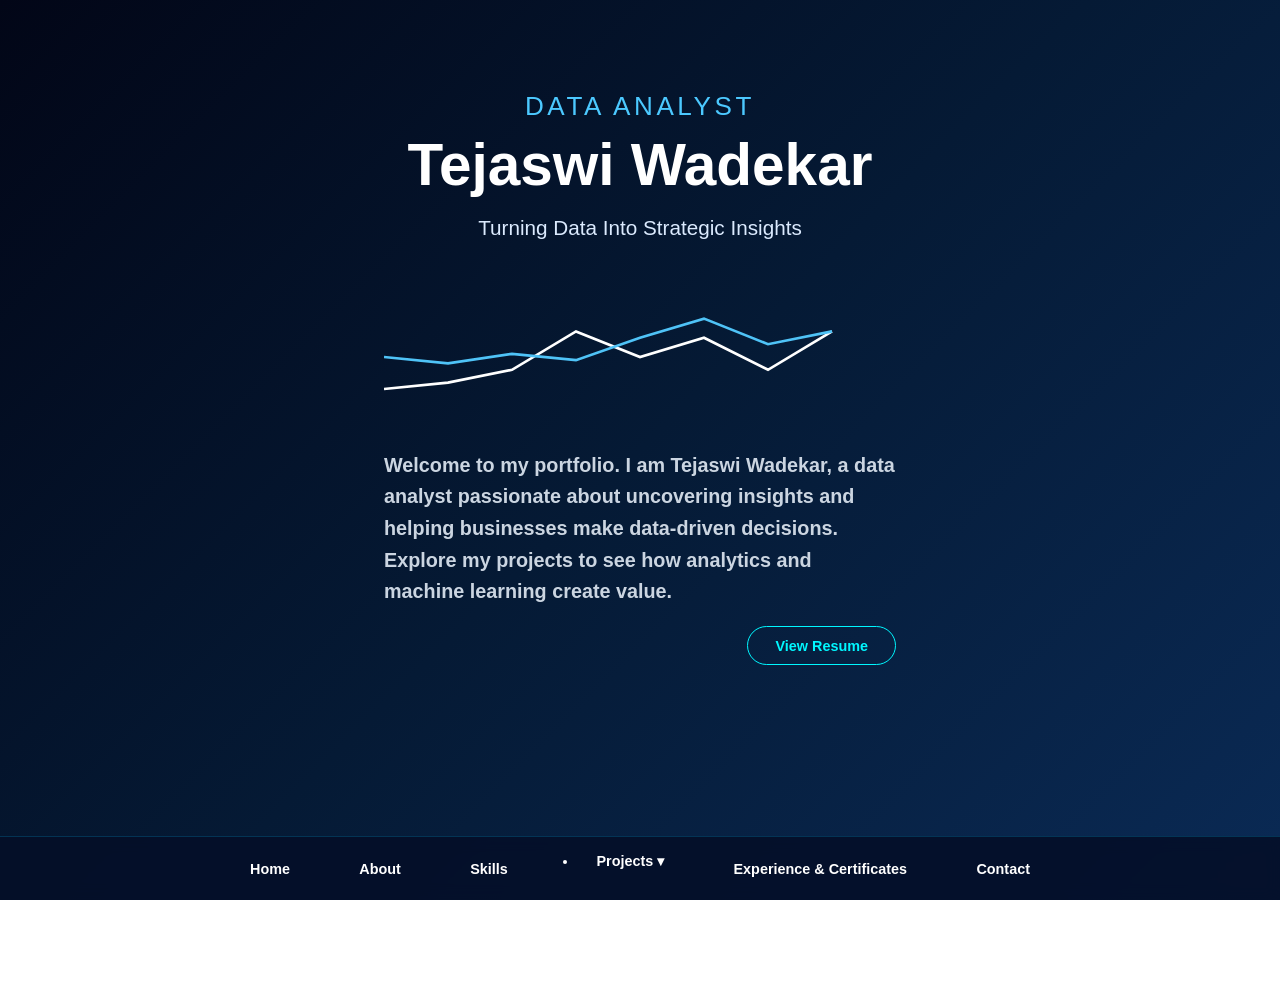
<file: index.html>
<!DOCTYPE html>
<html lang="en">
<head>

<meta charset="UTF-8">
<meta name="viewport" content="width=device-width, initial-scale=1.0">

<title>Tejaswi Wadekar | Data Analyst</title>

<link rel="stylesheet" href="style.css">


</head>

<body class="home-page">

<section class="hero">

<div class="hero-content">

<p class="role">DATA ANALYST</p>

<h1>Tejaswi Wadekar</h1>

<h3>Turning Data Into Strategic Insights</h3>

</div>

<div class="chart">

<svg viewBox="0 0 800 200">


<!-- white graph -->

<polyline
class="line-white"
points="0,150 100,140 200,120 300,60 400,100 500,70 600,120 700,60"
/>

<!-- blue graph -->

<polyline
class="line-blue"
points="0,100 100,110 200,95 300,105 400,70 500,40 600,80 700,60"
/>

</svg>

<p class="intro">
<b>Welcome to my portfolio. I am Tejaswi Wadekar, a data analyst passionate about uncovering insights and helping businesses make data-driven decisions. Explore my projects to see how analytics and machine learning create value.</b>
</p>
<a href="https://drive.google.com/file/d/1v80BU0fefYOUfwpvE-dioxhCm_vzJSa3/view?usp=drivesdk" class="resume-btn">View Resume</a>

</div></section>


<nav class="bottom-navbar">

<a href="index.html">Home</a>
<a href="about.html">About</a>
<a href="skills.html">Skills</a>
<li class="dropdown">
    <a href="#">Projects ▾</a>

    <ul class="dropdown-menu">
        <li><a href="project_customer.html">Customer Shopping Behaviour</a></li>
        <li><a href="project_car.html">Car Price Prediction</a></li>
        <li><a href="heart_project.html">Heart Disease Prediction</a></li>
    </ul>
</li>
<a href="experience.html">Experience & Certificates</a>
<a href="contact.html">Contact</a>

</nav>



</body>
</html>
</file>
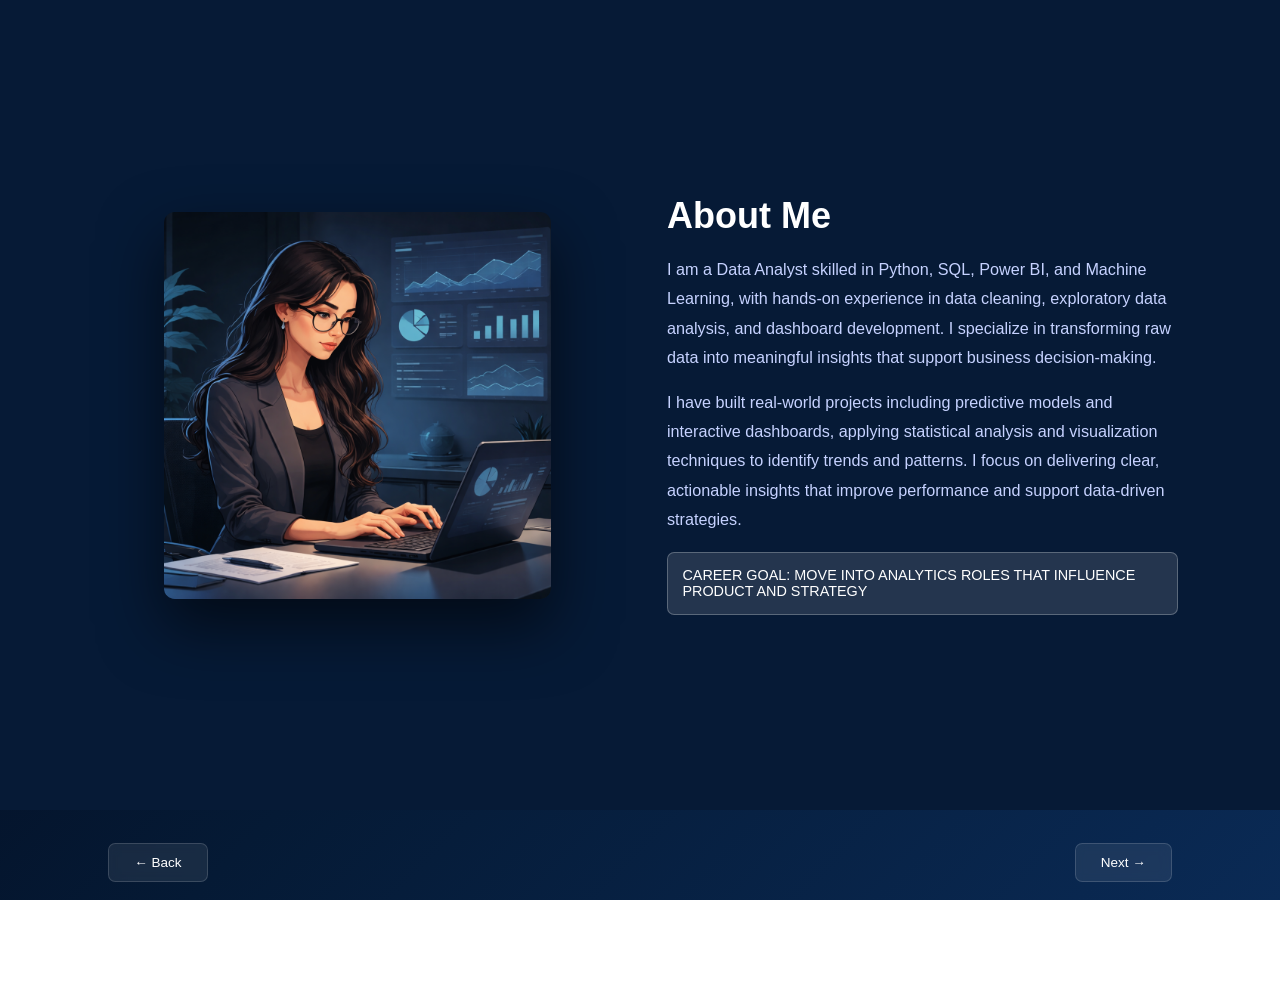
<file: about.html>
<!DOCTYPE html>
<html lang="en">

<head>

<meta charset="UTF-8">
<meta name="viewport" content="width=device-width, initial-scale=1.0">

<title>About | Tejaswi Wadekar</title>

<link rel="stylesheet" href="style.css">

</head>

<body>

<section class="about-section">


<div class="about-container">


<div class="about-image">

<img src="images/about.png" alt="Data Analyst Illustration">

</div>


<div class="about-content">

<h1>About Me</h1>


<p>

I am a Data Analyst skilled in Python, SQL, Power BI, and Machine Learning,
with hands-on experience in data cleaning, exploratory data analysis,
and dashboard development. I specialize in transforming raw data
into meaningful insights that support business decision-making.

</p>


<p>

I have built real-world projects including predictive models
and interactive dashboards, applying statistical analysis
and visualization techniques to identify trends and patterns.

I focus on delivering clear, actionable insights that improve
performance and support data-driven strategies.

</p>


<div class="career-box">

CAREER GOAL: MOVE INTO ANALYTICS ROLES THAT INFLUENCE PRODUCT AND STRATEGY

</div>

<div class="page-navigation">
    <a href="index.html" class="nav-btn" id="backBtn">← Back</a>
    <a href="skills.html" class="nav-btn" id="nextBtn">Next →</a>
</div></section>


<script id="kbdnav">
document.addEventListener("keydown", function(event){

    if(event.key === "ArrowRight"){
        const next = document.getElementById("nextBtn");
        if(next){
            window.location.href = next.href;
        }
    }

    if(event.key === "ArrowLeft"){
        const back = document.getElementById("backBtn");
        if(back){
            window.location.href = back.href;
        }
    }

});
</script>
</body>
</html>
</file>
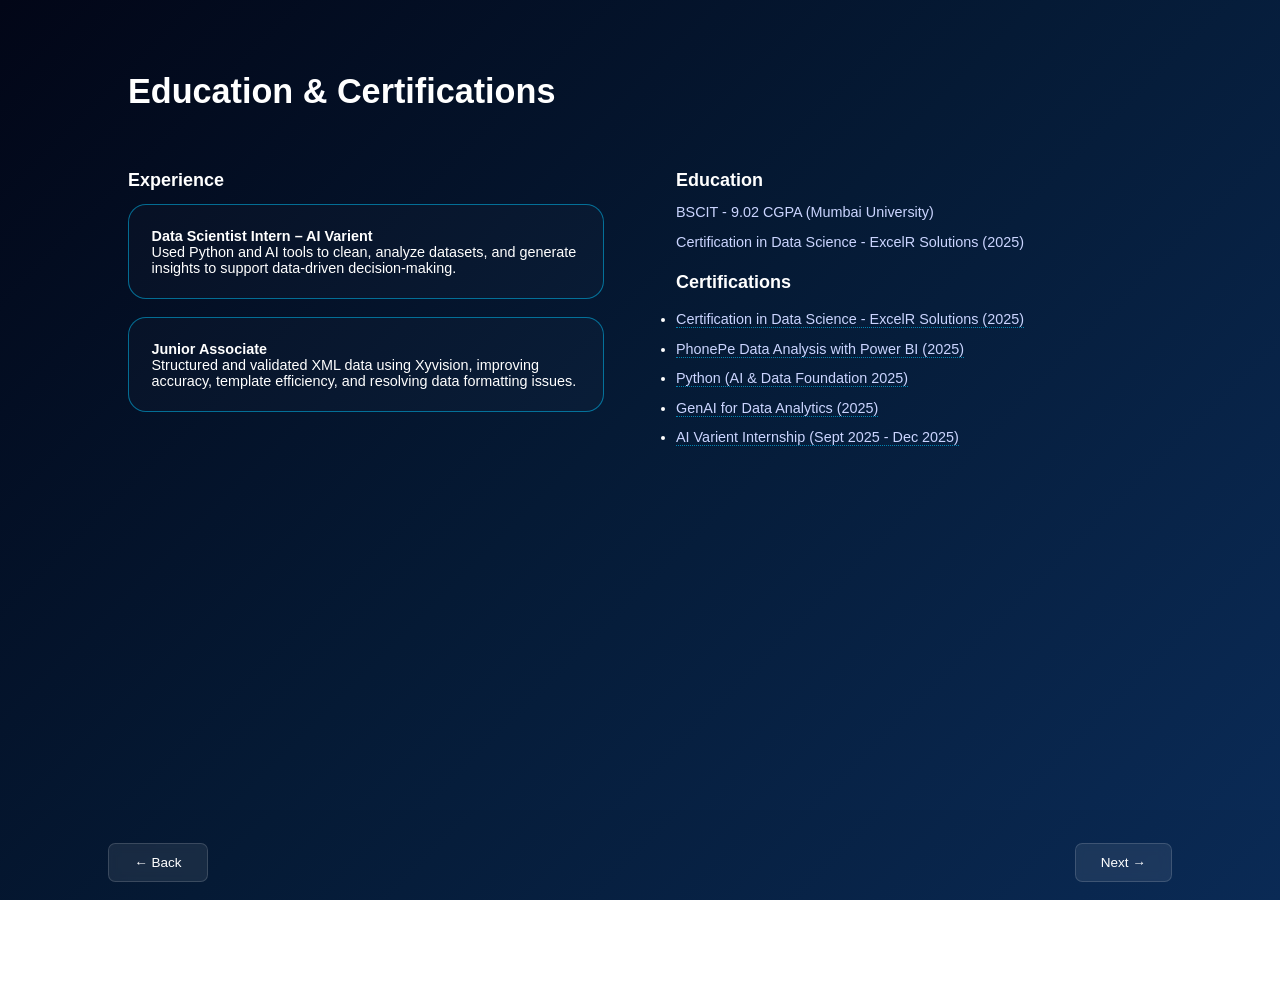
<file: certificate.html>
<!DOCTYPE html>
<html lang="en">

<head>

<meta charset="UTF-8">
<meta name="viewport" content="width=device-width, initial-scale=1.0">

<title>Car Price Prediction Project</title>

<link rel="stylesheet" href="style.css">

</head>

<body>

<section class="education-section">

<h2 class="edu-title">Education & Certifications</h2>

<div class="edu-container">

<div class="experience">

<h3>Experience</h3>

<div class="exp-card">

<h4>Data Scientist Intern – AI Varient</h4>

<p>
Used Python and AI tools to clean, analyze datasets,
and generate insights to support data-driven decision-making.
</p>

</div>

<div class="exp-card">

<h4>Junior Associate</h4>

<p>
Structured and validated XML data using Xyvision,
improving accuracy, template efficiency,
and resolving data formatting issues.
</p>

</div>

</div>



<div class="education">

<h3>Education</h3>

<p>BSCIT - 9.02 CGPA (Mumbai University)</p>

<p>Certification in Data Science - ExcelR Solutions (2025)</p>


<h3>Certifications</h3>

<ul class="cert-list">

<li>
<a href="https://drive.google.com/file/d/1k1GaWXVAfCIpcvnbXIU_Jj9iVkn5N2UY/view">Certification in Data Science - ExcelR Solutions (2025)</a>
</li>

<li>
<a href="https://drive.google.com/file/d/1-KC6PKWNbqGBnijzceUyduBcREpxCteu/view">PhonePe Data Analysis with Power BI (2025)</a>
</li>

<li>
<a href="https://drive.google.com/file/d/1fOvmRTiORZC4_DBEGzBC0-TLLv0nyxYa/view">Python (AI & Data Foundation 2025)</a>
</li>

<li>
<a href="https://drive.google.com/file/d/1OxbqgIgS-JminNqOdeYNy4T1a0MqJ5Kv/view">GenAI for Data Analytics (2025)</a>
</li>

<li>
<a href="https://drive.google.com/file/d/1JLQVKT_1ITALJ36FM384s8Qx6TyVub_x/view">AI Varient Internship (Sept 2025 - Dec 2025)</a>
</li>

</ul>

</div>




<div class="page-navigation">
    <a href="heart_project.html" class="nav-btn" id="backBtn">← Back</a>
    <a href="contact.html" class="nav-btn" id="nextBtn">Next →</a>
</div></section>


<script id="kbdnav">
document.addEventListener("keydown", function(event){

    if(event.key === "ArrowRight"){
        const next = document.getElementById("nextBtn");
        if(next){
            window.location.href = next.href;
        }
    }

    if(event.key === "ArrowLeft"){
        const back = document.getElementById("backBtn");
        if(back){
            window.location.href = back.href;
        }
    }

});
</script>
</body>
</html>
</file>
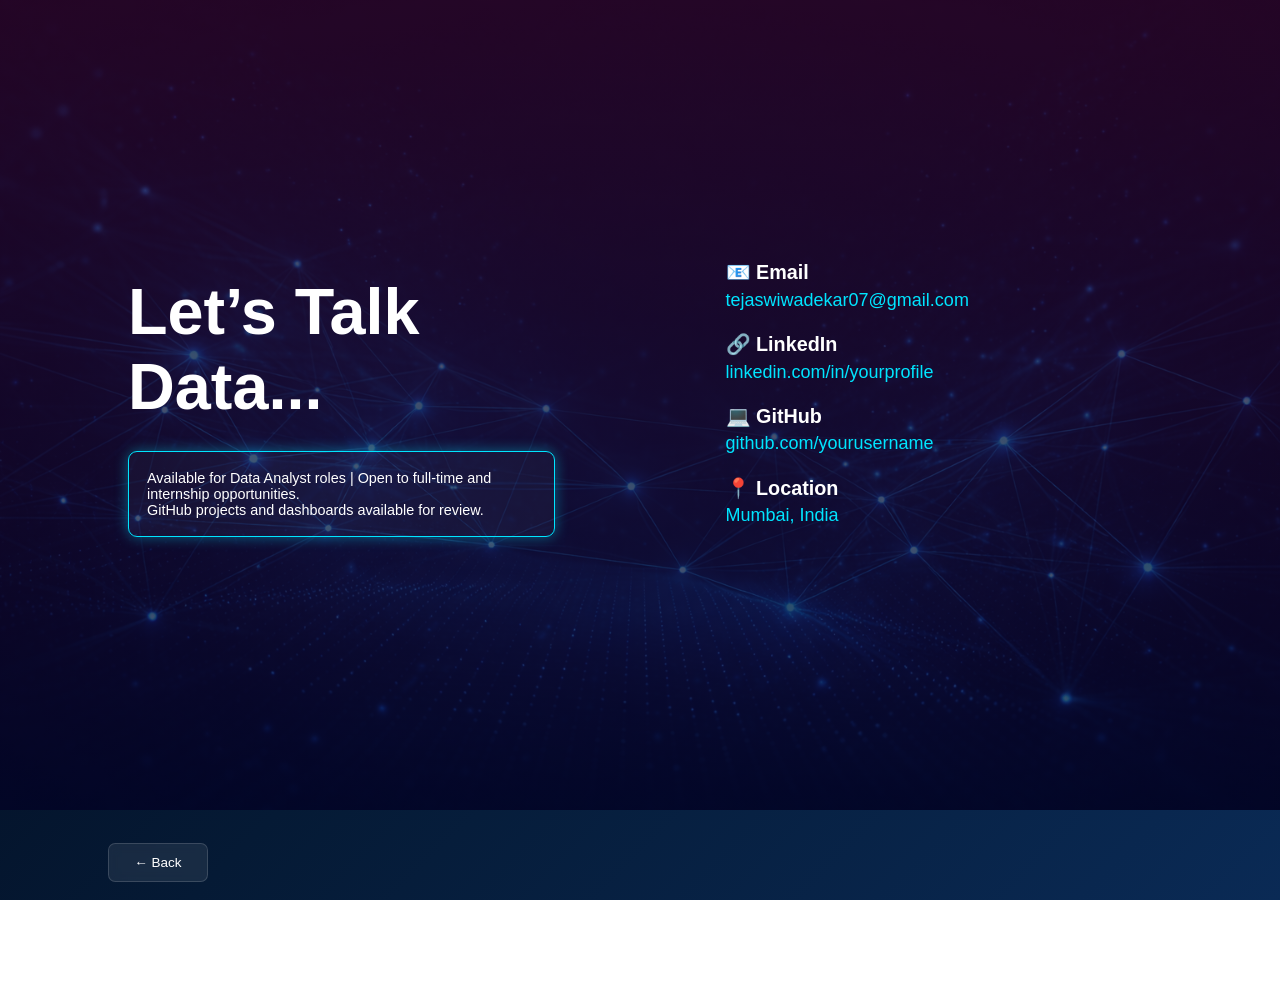
<file: contact.html>
<!DOCTYPE html>
<html lang="en">

<head>

<meta charset="UTF-8">
<meta name="viewport" content="width=device-width, initial-scale=1.0">

<title>Car Price Prediction Project</title>

<link rel="stylesheet" href="style.css">

</head>

<body>
<section class="contact-section">

<div class="contact-wrapper">

<!-- LEFT SIDE -->

<div class="contact-left">

<h1 class="contact-title">Let’s Talk Data...</h1>


<div class="availability-box">

<p>Available for Data Analyst roles | Open to full-time and internship opportunities.  </p>
<p>GitHub projects and dashboards available for review.</p>

</div>

</div>


<!-- RIGHT SIDE -->

<div class="contact-right">

<div class="contact-item">
<h3>📧 Email</h3>
<p>tejaswiwadekar07@gmail.com</p>
</div>


<div class="contact-item">
<h3>🔗 LinkedIn</h3>
<p>
<a href="https://www.linkedin.com/in/tejaswi-w-943189225" target="_blank">
linkedin.com/in/yourprofile
</a>
</p>
</div>


<div class="contact-item">
<h3>💻 GitHub</h3>
<p>
<a href="https://github.com/Twadekar" target="_blank">
github.com/yourusername
</a>
</p>
</div>


<div class="contact-item">
<h3>📍 Location</h3>
<p>Mumbai, India</p>
</div>


</div>

</div>


<div class="page-navigation">
    <a href="index.html" class="nav-btn" id="backBtn">← Back</a>
</div></section>


<script id="kbdnav">
document.addEventListener("keydown", function(event){

    if(event.key === "ArrowRight"){
        const next = document.getElementById("nextBtn");
        if(next){
            window.location.href = next.href;
        }
    }

    if(event.key === "ArrowLeft"){
        const back = document.getElementById("backBtn");
        if(back){
            window.location.href = back.href;
        }
    }

});
</script>
</body>
</html>
</file>
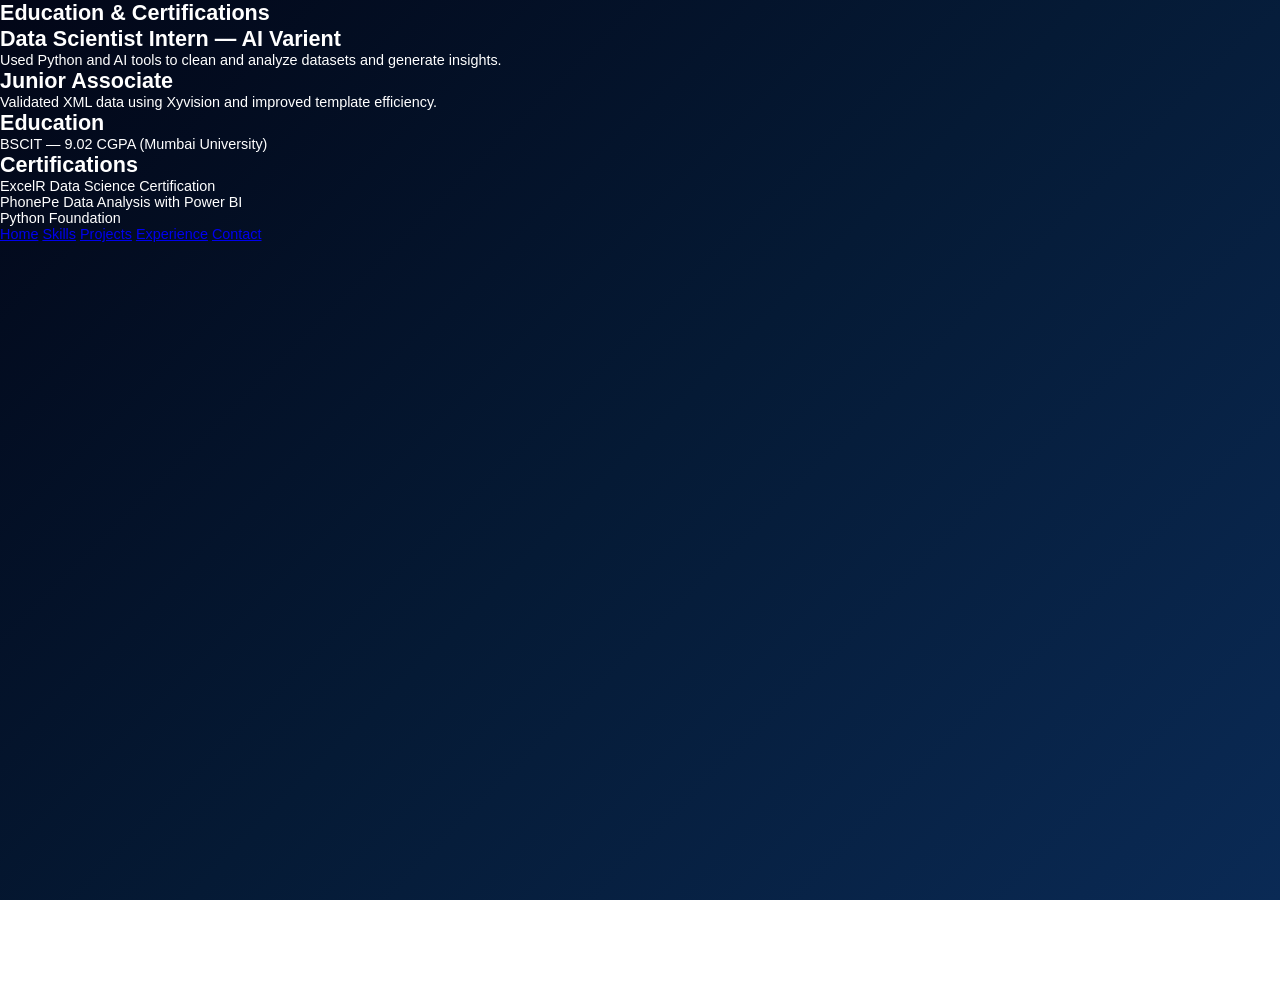
<file: experience.html>
<!DOCTYPE html>
<html>

<head>
<title>Education & Experience</title>
<link rel="stylesheet" href="style.css">
</head>

<body>

<section>

<h1>Education & Certifications</h1>

<div class="grid">

<div class="card">

<h2>Data Scientist Intern — AI Varient</h2>

<p>Used Python and AI tools to clean and analyze datasets and generate insights.</p>

</div>

<div class="card">

<h2>Junior Associate</h2>

<p>Validated XML data using Xyvision and improved template efficiency.</p>

</div>

<div class="card">

<h2>Education</h2>

<p>BSCIT — 9.02 CGPA (Mumbai University)</p>

</div>

<div class="card">

<h2>Certifications</h2>

<p>ExcelR Data Science Certification</p>
<p>PhonePe Data Analysis with Power BI</p>
<p>Python Foundation</p>

</div>

</div>

</section>

<div class="navbar">

<a href="index.html">Home</a>
<a href="skills.html">Skills</a>
<a href="projects.html">Projects</a>
<a href="experience.html">Experience</a>
<a href="contact.html">Contact</a>

</div>

</body>
</html>
</file>
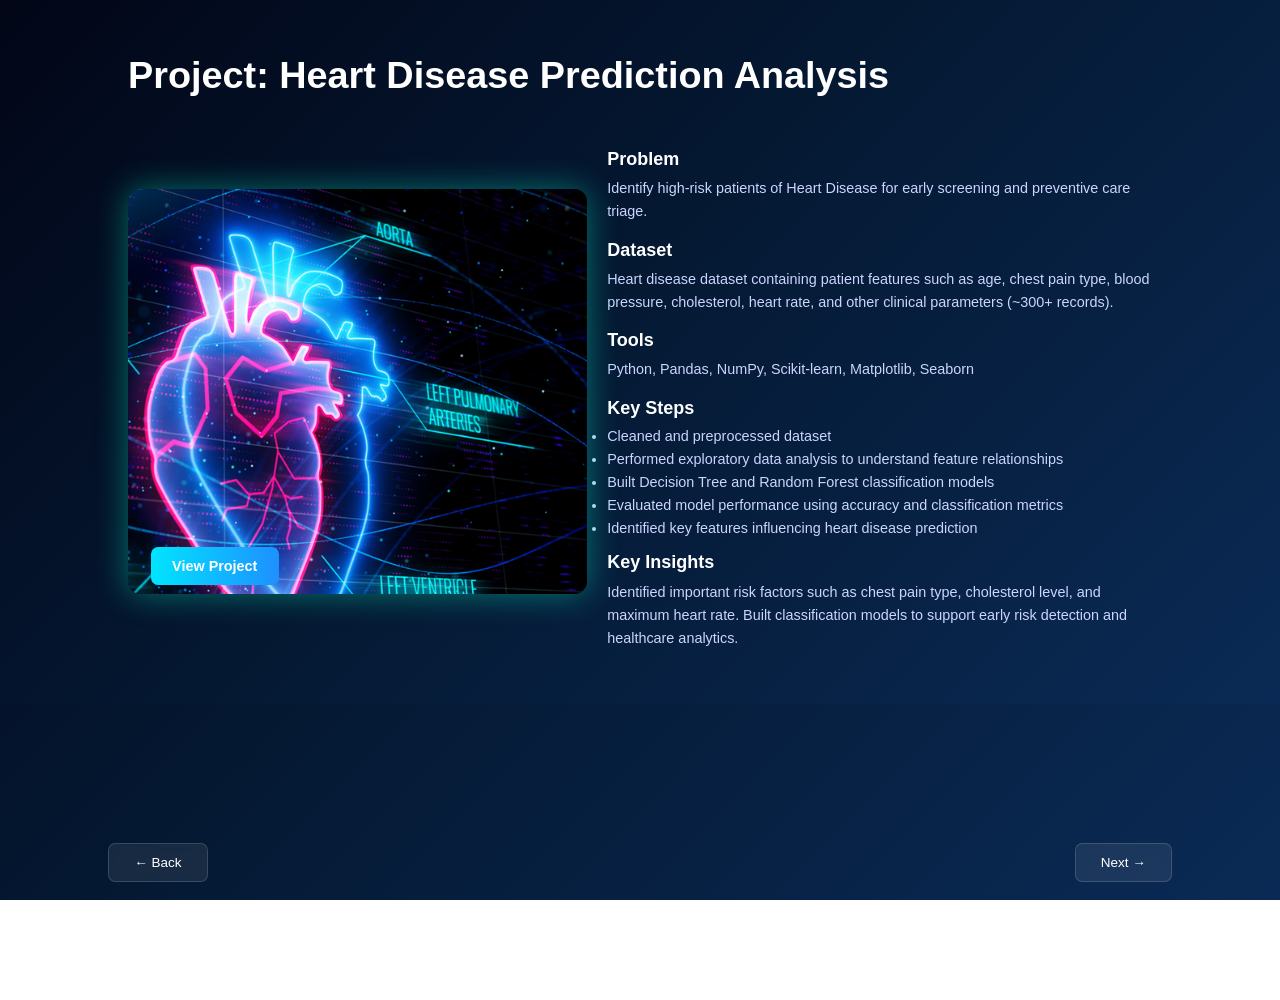
<file: heart_project.html>
<!DOCTYPE html>
<html lang="en">

<head>

<meta charset="UTF-8">
<meta name="viewport" content="width=device-width, initial-scale=1.0">

<title>Car Price Prediction Project</title>

<link rel="stylesheet" href="style.css">

</head>

<body>
<section class="heart-project">

<h1 class="heart-title">
Project: Heart Disease Prediction Analysis
</h1>

<div class="heart-container">

<div class="heart-image">

<img src="images/heart-prediction.png" alt="Heart Disease Prediction">

<a href="https://github.com/Twadekar/DATA_SCIENCE/tree/main/Heart_Disease_Prediction" class="heart-btn">
View Project
</a>

</div>


<div class="heart-content">

<h3>Problem</h3>

<p>
Identify high-risk patients of Heart Disease for early screening and preventive care triage.
</p>


<h3>Dataset</h3>

<p>
Heart disease dataset containing patient features such as age, chest pain type,
blood pressure, cholesterol, heart rate, and other clinical parameters (~300+ records).
</p>


<h3>Tools</h3>

<p>
Python, Pandas, NumPy, Scikit-learn, Matplotlib, Seaborn
</p>


<h3>Key Steps</h3>

<ul>

<li>Cleaned and preprocessed dataset</li>

<li>Performed exploratory data analysis to understand feature relationships</li>

<li>Built Decision Tree and Random Forest classification models</li>

<li>Evaluated model performance using accuracy and classification metrics</li>

<li>Identified key features influencing heart disease prediction</li>

</ul>


<h3>Key Insights</h3>

<p>
Identified important risk factors such as chest pain type, cholesterol level,
and maximum heart rate. Built classification models to support early risk detection
and healthcare analytics.
</p>

</div>

</div>

<div class="page-navigation">
    <a href="project_car.html" class="nav-btn" id="backBtn">← Back</a>
    <a href="certificate.html" class="nav-btn" id="nextBtn">Next →</a>
</div></section>


<script id="kbdnav">
document.addEventListener("keydown", function(event){

    if(event.key === "ArrowRight"){
        const next = document.getElementById("nextBtn");
        if(next){
            window.location.href = next.href;
        }
    }

    if(event.key === "ArrowLeft"){
        const back = document.getElementById("backBtn");
        if(back){
            window.location.href = back.href;
        }
    }

});
</script>
</body>
</html>
</file>
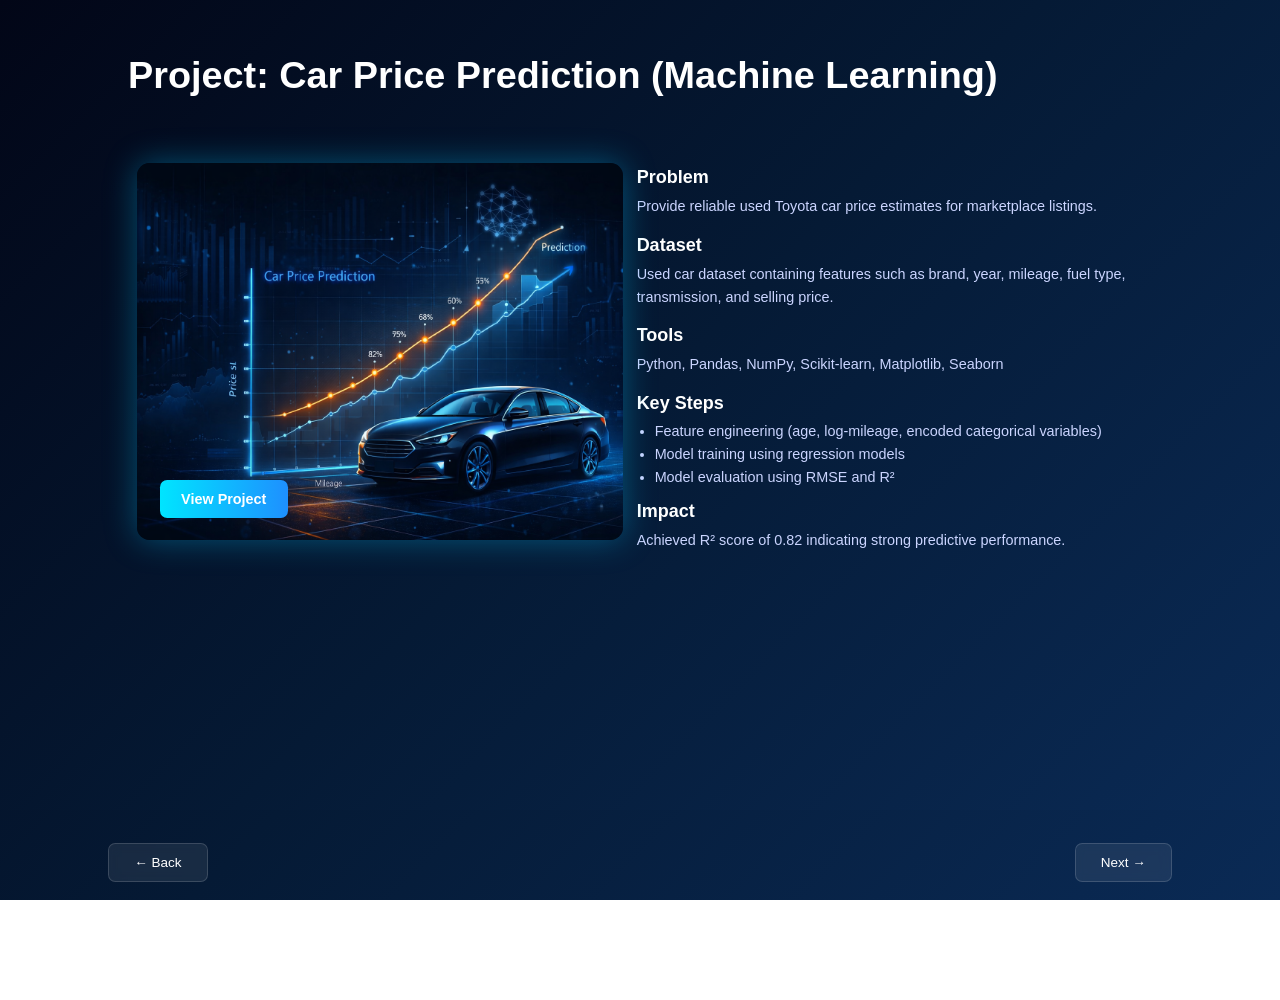
<file: project_car.html>
<!DOCTYPE html>
<html lang="en">

<head>

<meta charset="UTF-8">
<meta name="viewport" content="width=device-width, initial-scale=1.0">

<title>Car Price Prediction Project</title>

<link rel="stylesheet" href="style.css">

</head>

<body>

<section class="car-project">

<h1 class="car-title">
Project: Car Price Prediction (Machine Learning)
</h1>


<div class="car-container">

<!-- IMAGE -->

<div class="car-image">

<img src="images/car-price-ml.png" alt="Car Price Prediction">

<a href="https://github.com/Twadekar/DATA_SCIENCE/tree/main/Prediction%20price%20of%20Toyota%20corolla_MLR" class="car-btn">
View Project
</a>

</div>


<!-- TEXT -->

<div class="car-content">

<h3>Problem</h3>

<p>
Provide reliable used Toyota car price estimates for marketplace listings.
</p>

<h3>Dataset</h3>

<p>
Used car dataset containing features such as brand, year, mileage,
fuel type, transmission, and selling price.
</p>

<h3>Tools</h3>

<p>
Python, Pandas, NumPy, Scikit-learn, Matplotlib, Seaborn
</p>

<h3>Key Steps</h3>

<ul>

<li>Feature engineering (age, log-mileage, encoded categorical variables)</li>

<li>Model training using regression models</li>

<li>Model evaluation using RMSE and R²</li>

</ul>

<h3>Impact</h3>

<p>
Achieved R² score of 0.82 indicating strong predictive performance.
</p>

</div>

</div>

<div class="page-navigation">
    <a href="project_customer.html" class="nav-btn" id="backBtn">← Back</a>
    <a href="heart_project.html" class="nav-btn" id="nextBtn">Next →</a>
</div></section>


<script id="kbdnav">
document.addEventListener("keydown", function(event){

    if(event.key === "ArrowRight"){
        const next = document.getElementById("nextBtn");
        if(next){
            window.location.href = next.href;
        }
    }

    if(event.key === "ArrowLeft"){
        const back = document.getElementById("backBtn");
        if(back){
            window.location.href = back.href;
        }
    }

});
</script>
</body>
</html>
</file>
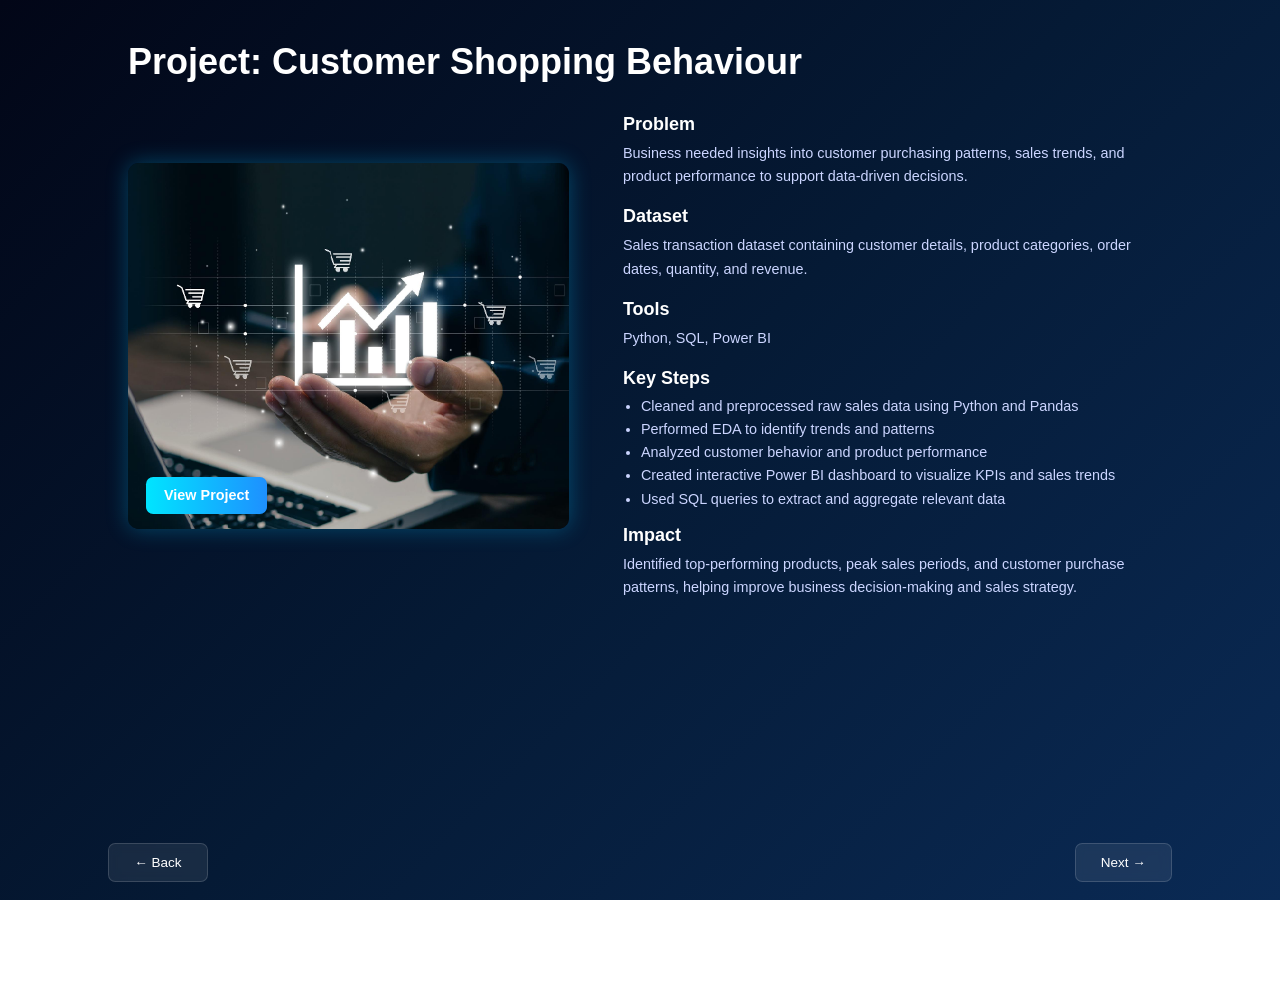
<file: project_customer.html>
<!DOCTYPE html>
<html lang="en">

<head>
<meta charset="UTF-8">
<meta name="viewport" content="width=device-width, initial-scale=1.0">

<title>Customer Shopping Behaviour Project</title>

<link rel="stylesheet" href="style.css">

</head>

<body>

<section class="project-section">

<h1 class="project-title">
Project: Customer Shopping Behaviour
</h1>

<div class="project-container">

<!-- IMAGE SIDE -->

<div class="project-image">

<img src="images/customer-analytics.png" alt="Shopping Dashboard">

<a href="https://github.com/Twadekar/Data_ANALYSIS/tree/main/Customer_Shopping_Behaviour_Analysis" class="github-btn">
View Project
</a>

</div>


<!-- TEXT SIDE -->

<div class="project-content">

<h3>Problem</h3>

<p>
Business needed insights into customer purchasing patterns, sales trends, and product performance to support data-driven decisions.
</p>

<h3>Dataset</h3>

<p>
Sales transaction dataset containing customer details, product categories, order dates, quantity, and revenue.
</p>

<h3>Tools</h3>

<p>
Python, SQL, Power BI
</p>

<h3>Key Steps</h3>

<ul>

<li>Cleaned and preprocessed raw sales data using Python and Pandas</li>

<li>Performed EDA to identify trends and patterns</li>

<li>Analyzed customer behavior and product performance</li>

<li>Created interactive Power BI dashboard to visualize KPIs and sales trends</li>

<li>Used SQL queries to extract and aggregate relevant data</li>

</ul>

<h3>Impact</h3>

<p>
Identified top-performing products, peak sales periods, and customer purchase patterns, helping improve business decision-making and sales strategy.
</p>

</div>

</div>
<div class="page-navigation">
    <a href="technical.html" class="nav-btn" id="backBtn">← Back</a>
    <a href="project_car.html" class="nav-btn" id="nextBtn">Next →</a>
</div></section>


<script id="kbdnav">
document.addEventListener("keydown", function(event){

    if(event.key === "ArrowRight"){
        const next = document.getElementById("nextBtn");
        if(next){
            window.location.href = next.href;
        }
    }

    if(event.key === "ArrowLeft"){
        const back = document.getElementById("backBtn");
        if(back){
            window.location.href = back.href;
        }
    }

});
</script>
</body>
</html>
</file>
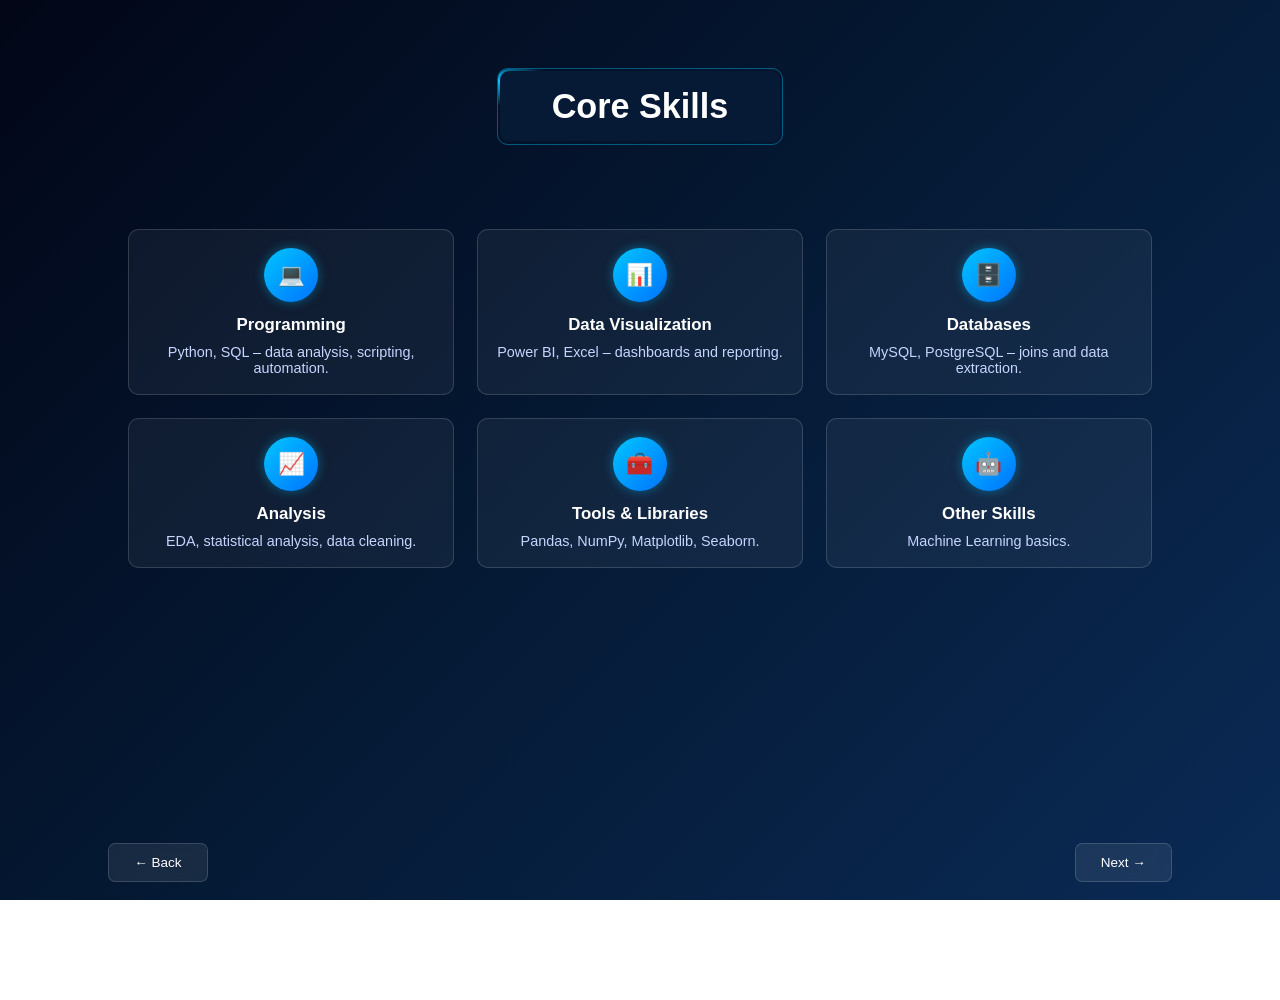
<file: skills.html>
<!DOCTYPE html>
<html lang="en">
<head>
<meta charset="UTF-8">
<title>Skills</title>
<link rel="stylesheet" href="style.css">
</head>

<body>

<section class="skills-section">

<h1 class="skills-title">
<span class="title-text">Core Skills</span>
</h1>

<div class="skills-container">

<div class="skill-card">
<div class="icon-circle">💻</div>
<h3><b>Programming</b></h3>
<p>Python, SQL – data analysis, scripting, automation.</p>
</div>

<div class="skill-card">
<div class="icon-circle">📊</div>
<h3><b>Data Visualization</b></h3>
<p>Power BI, Excel – dashboards and reporting.</p>
</div>

<div class="skill-card">
<div class="icon-circle">🗄️</div>
<h3><b>Databases</b></h3>
<p>MySQL, PostgreSQL – joins and data extraction.</p>
</div>

<div class="skill-card">
<div class="icon-circle">📈</div>
<h3><b>Analysis</b></h3>
<p>EDA, statistical analysis, data cleaning.</p>
</div>

<div class="skill-card">
<div class="icon-circle">🧰</div>
<h3><b>Tools & Libraries</b></h3>
<p>Pandas, NumPy, Matplotlib, Seaborn.</p>
</div>

<div class="skill-card">
<div class="icon-circle">🤖</div>
<h3><b>Other Skills</b></h3>
<p>Machine Learning basics.</p>
</div>

</div>

<div class="page-navigation">
    <a href="about.html" class="nav-btn" id="backBtn">← Back</a>
    <a href="technical.html" class="nav-btn" id="nextBtn">Next →</a>
</div></section>


<script id="kbdnav">
document.addEventListener("keydown", function(event){

    if(event.key === "ArrowRight"){
        const next = document.getElementById("nextBtn");
        if(next){
            window.location.href = next.href;
        }
    }

    if(event.key === "ArrowLeft"){
        const back = document.getElementById("backBtn");
        if(back){
            window.location.href = back.href;
        }
    }

});
</script>
</body>
</html>
</file>
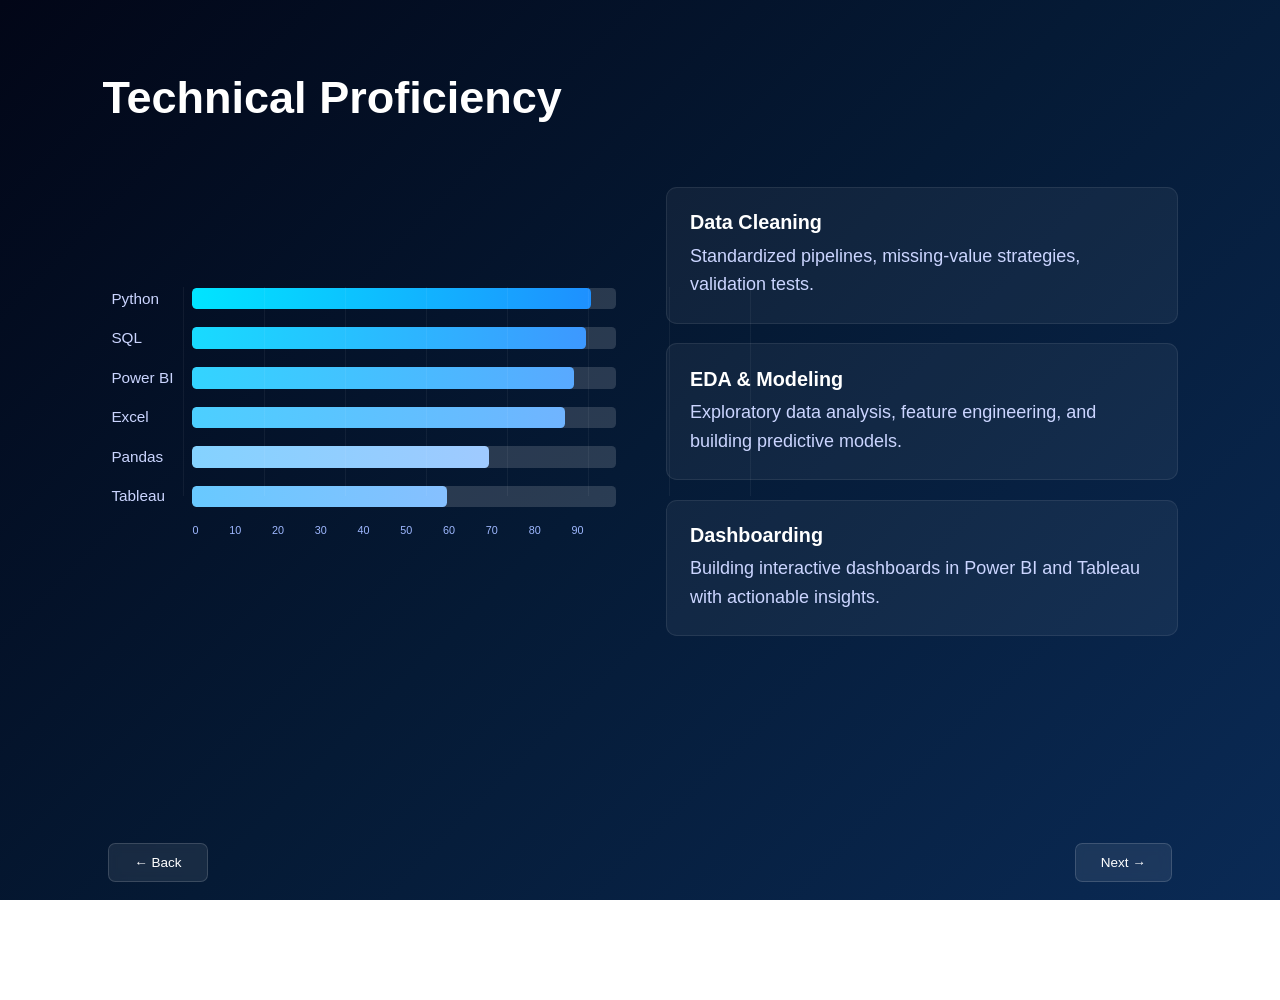
<file: technical.html>
<!DOCTYPE html>
<html lang="en">

<head>
<meta charset="UTF-8">
<meta name="viewport" content="width=device-width, initial-scale=1.0">

<title>Technical Proficiency</title>

<link rel="stylesheet" href="style.css">

</head>

<body class="technical-page">

<section class="technical-section">

<h1 class="title">Technical Proficiency</h1>

<div class="technical-container">

<!-- GRAPH -->

<div class="chart">

<div class="chart-row">
<span class="skill">Python</span>
<div class="bar-bg">
<div class="bar python"></div>
</div>
</div>

<div class="chart-row">
<span class="skill">SQL</span>
<div class="bar-bg">
<div class="bar sql"></div>
</div>
</div>

<div class="chart-row">
<span class="skill">Power BI</span>
<div class="bar-bg">
<div class="bar powerbi"></div>
</div>
</div>

<div class="chart-row">
<span class="skill">Excel</span>
<div class="bar-bg">
<div class="bar excel"></div>
</div>
</div>

<div class="chart-row">
<span class="skill">Pandas</span>
<div class="bar-bg">
<div class="bar pandas"></div>
</div>
</div>

<div class="chart-row">
<span class="skill">Tableau</span>
<div class="bar-bg">
<div class="bar tableau"></div>
</div>
</div>



<!-- AXIS -->

<div class="axis">

<span>0</span>
<span>10</span>
<span>20</span>
<span>30</span>
<span>40</span>
<span>50</span>
<span>60</span>
<span>70</span>
<span>80</span>
<span>90</span>

</div>

</div>


<!-- RIGHT SIDE -->

<div class="skills-info">

<div class="info-box">
<h3>Data Cleaning</h3>
<p>Standardized pipelines, missing-value strategies, validation tests.</p>
</div>

<div class="info-box">
<h3>EDA & Modeling</h3>
<p>Exploratory data analysis, feature engineering, and building predictive models.</p>
</div>

<div class="info-box">
<h3>Dashboarding</h3>
<p>Building interactive dashboards in Power BI and Tableau with actionable insights.</p>
</div>

</div>

</div>

<div class="page-navigation">
    <a href="skills.html" class="nav-btn" id="backBtn">← Back</a>
    <a href="project_customer.html" class="nav-btn" id="nextBtn">Next →</a>
</div></section>


<script id="kbdnav">
document.addEventListener("keydown", function(event){

    if(event.key === "ArrowRight"){
        const next = document.getElementById("nextBtn");
        if(next){
            window.location.href = next.href;
        }
    }

    if(event.key === "ArrowLeft"){
        const back = document.getElementById("backBtn");
        if(back){
            window.location.href = back.href;
        }
    }

});
</script>
</body>
</html>
</file>
<file: style.css>
/* Global page scaling */

html{
zoom:90%;
}



*{
margin:0;
padding:0;
box-sizing:border-box;
font-family:Segoe UI, sans-serif;
}

.home-page body{
align:center;
height:100vh;

.home-page .background:linear-gradient(
135deg,
#021b34,
#062a4f,
#021b34
);

color:white;
overflow:hidden;

}


/* HERO SECTION */

.home-page .hero{
margin-top:-30px;
height:100vh;

display:flex;
flex-direction:column;
justify-content:center;
justify-content:center;   /* vertical center */
align-items:center;

padding:0px 30%;

}


.home-page .hero-content{
max-width:650px;
}

	
.home-page .role{
text-align:center;
letter-spacing:4px;
color:#4cc9ff;
align-item:center;
margin-bottom:10px;
font-size:29px;
text-align:center;
}


.home-page .hero h1{
align:center;
font-size:65px;
text-align:center;
margin:10px 0;

font-weight:700;

}


.home-page .hero h3{
text-align:center;
align-item:center;
font-weight:500;
font-size:23px;
margin-top:20px;
margin-bottom:30px;

color:#dbeafe;

}


.home-page .intro{

line-height:1.6;
font-size:22px;

color:#cbd5e1;

}
.hero-text-row{
display:flex;
align-items:center;
justify-content:space-between;
gap:20px;
max-width:900px;
margin:auto;
}

.hero-text-row p{
flex:1;
margin:0;
}


/* Neon Resume Button */

.resume-btn{
display:inline-block;
margin-top:20px;
float:right;

padding:12px 30px;
font-weight:600;
text-decoration:none;
color:#00f7ff;

border:2px solid #00f7ff;
border-radius:25px;

background:transparent;

transition:0.3s ease;
}

/* Neon glow hover */

.resume-btn:hover{
background:#00f7ff;
color:#001a33;

box-shadow:
0 0 5px #00f7ff,
0 0 15px #00f7ff,
0 0 30px #00f7ff;

transform:translateY(-2px);
}

/* Click animation */

.resume-btn:active{
transform:scale(0.95);
}
/* grid lines */

/* graph style */

.home-page .line-white{
fill:none;
stroke:white;
stroke-width:3;

stroke-dasharray:1000;
stroke-dashoffset:1000;

animation:drawLine 3s ease forwards;
}

.home-page .line-blue{
fill:none;
stroke:#4fc3f7;
stroke-width:3;

stroke-dasharray:1000;
stroke-dashoffset:1000;

animation:drawLine 3s ease forwards;
animation-delay:0.5s;
}

/* animation */

@keyframes drawLine{
to{
stroke-dashoffset:0;
}
}

/* NAVBAR */

.home-page .bottom-navbar{

position:fixed;

bottom:0;

left:0;

width:100%;

display:flex;

justify-content:center;

gap:45px;

padding:18px;

background:rgba(5,15,40,0.9);

backdrop-filter:blur(8px);

border-top:1px solid rgba(0,200,255,0.2);

}


/* NAV LINKS */

.home-page .bottom-navbar a{

color:white;

text-decoration:none;

font-weight:800;

padding:8px 16px;

transition:0.3s;

}

/* GLOW EFFECT */

.home-page .bottom-navbar a:hover{

color:#00d4ff;

text-shadow:0 0 10px #00d4ff;

}

.home-page .chart svg{
width:100%;
height:200px;
background:none;
shape-rendering:geometricPrecision;
}

.home-page .chart svg *{
vector-effect:non-scaling-stroke;
}
.home-page .chart svg line{
display:none;
}

/* Dropdown container */
.dropdown{
position: relative;
}

/* Dropdown list */
.dropdown-menu{
display: none;

position: absolute;

/* open upward */
bottom: 35px;
left: 50%;
transform: translateX(-50%);

background: #0a1f3c;
border-radius: 8px;

min-width: 200px;
padding: 10px 0;

list-style: none;

box-shadow: 0 8px 20px rgba(0,0,0,0.4);
}

/* Dropdown items */
.dropdown-menu li a{
display: block;
padding: 10px 18px;

color: white;
text-decoration: none;
font-size: 14px;
}

/* Hover effect */
.dropdown-menu li a:hover{
background: #102d55;
}

/* Show dropdown */
.dropdown:hover .dropdown-menu{
display: block;
}





















/*ABOUT SECTION*/
/* ABOUT SECTION */


.about-section{
min-height:100vh;
background:#061a36;

display:flex;
align-items:center;
justify-content:center;

padding:60px 8%;
}

/* CONTAINER */

.about-container{
display:grid;
grid-template-columns:1fr 1fr;
gap:60px;

max-width:1400px;
width:100%;

align-items:center;
}

/* IMAGE SIDE */

.about-image{
display:flex;
justify-content:center;
}

.about-image img{
width:110%;
max-width:430px;
height:auto;

border-radius:12px;

box-shadow:0 30px 70px rgba(0,0,0,0.6);
}

/* TEXT SIDE */

.about-content{
color:white;
max-width:600px;
}

.about-content h1{
font-size:40px;
margin-bottom:20px;
}

.about-content p{
line-height:1.8;
color:#c6d2ff;
font-size:18px;
margin-bottom:18px;
}

/* CAREER BOX */

.career-box{
margin-top:20px;

padding:16px;

background:rgba(255,255,255,0.12);

border-radius:8px;

border:1px solid rgba(255,255,255,0.25);

color:white;
}

/* MOBILE */

@media(max-width:900px){

.about-container{
grid-template-columns:1fr;
text-align:center;
}

.about-image img{
max-width:300px;
}

}














/* RESET */


*{
margin:0;
padding:0;
box-sizing:border-box;
}

body{

font-family:Arial, Helvetica, sans-serif;
color:white;

}



/* SECTION */

.skills-section{
padding:80px 10%;
text-align:center;
}



/* TITLE BOX */

.skills-title{

position:relative;

display:inline-block;

padding:20px 60px;

border-radius:12px;
margin-top:-5px;
margin-bottom:90px;

border:1px solid rgba(0,200,255,0.4);

overflow:hidden;

}


/* TEXT */

.title-text{

font-size:38px;

font-weight:bold;

position:relative;

z-index:2;

}



/* ROTATING LIGHT */

.skills-title::before{

content:"";

position:absolute;

width:200%;
height:200%;

background:conic-gradient(
transparent 0deg,
transparent 270deg,
#00c6ff 280deg,
transparent 290deg
);

top:-50%;
left:-50%;

animation:rotateBorder 4s linear infinite;

z-index:0;

}



/* INNER BACKGROUND */

.skills-title::after{

content:"";

position:absolute;

inset:3px;

background:#061a36;

border-radius:10px;

z-index:1;

}



/* ROTATION */

@keyframes rotateBorder{

0%{
transform:rotate(0deg);
}

100%{
transform:rotate(360deg);
}

}



/* GRID */

.skills-container{

display:grid;

grid-template-columns:repeat(3,1fr);

gap:25px;

}



/* SKILL CARD */

.skill-card{

background:rgba(255,255,255,0.05);

border-radius:12px;

padding:20px;

border:1px solid rgba(255,255,255,0.15);

transition:0.3s;

}



/* HOVER */

.skill-card:hover{

transform:translateY(-8px);

box-shadow:
0 0 15px rgba(0,200,255,0.4),
0 0 30px rgba(0,200,255,0.2);

border:1px solid rgba(0,200,255,0.6);

}



/* ICON */

.icon-circle{

width:60px;
height:60px;

margin:auto;
margin-bottom:15px;

display:flex;
align-items:center;
justify-content:center;

border-radius:50%;

background:linear-gradient(135deg,#00c6ff,#0072ff);

font-size:24px;

box-shadow:0 0 12px rgba(0,200,255,0.4);

}



/* TEXT */

.skill-card h3{
margin-bottom:10px;
}

.skill-card p{
color:#c7d4ff;
font-size:16px;
}



/* MOBILE */

@media(max-width:900px){

.skills-container{
grid-template-columns:1fr;
}

}





















/*technical.css*/
/* RESET */

*{
margin:0;
padding:0;
box-sizing:border-box;
font-family:Arial, Helvetica, sans-serif;
}

/* BACKGROUND */

 body .technical-page{

color:white;

background:linear-gradient(
135deg,
#020617,
#051a35,
#0a2a55
);

}

/* SECTION */

.technical-section{

padding:80px 8%;

}

/* TITLE */

 .technical-page .title{

font-size:50px;

margin-bottom:70px;

}

/* LAYOUT */

.technical-page .technical-container{

display:grid;

grid-template-columns:1.35fr 0.9fr;

gap:10px;

align-items:center;

}
/* CHART */

.technical-page .chart{

position:relative;

padding-left:10px;

}

/* GRID LINES */

.technical-page .chart::before{

content:"";

position:absolute;

left:90px;
right:10px;
width:700px;
top:0;
bottom:45px;

background:repeating-linear-gradient(

to right,

rgba(255,255,255,0.05) 0px,
rgba(255,255,255,0.05) 1px,
transparent 1px,
transparent 90px

);

}

/* ROW */
.technical-page .chart-row{
height:26px;
width:80%;
display:flex;

align-items:center;

margin-bottom:18px;

}

/* LABEL */

.technical-page .skill{

width:90px;

color:#cbd5ff;

font-size:17px;

}

/* BAR BACKGROUND */

 .technical-page .bar-bg{

flex:1;

background:rgba(255,255,255,0.15);

border-radius:5px;

overflow:hidden;

}

/* BAR */

.technical-page .bar{
border-radius:5px;

animation:grow 2s ease forwards;

}

/* ANIMATION */

@keyframes grow{

from{
width:0;
}

}

/* BARS STYLE */

.technical-page .python{

width:10px;
height:24px;

background:linear-gradient(90deg,#00e5ff,#1e90ff);

animation-delay:0.2s;
width:94%;

}

.technical-page .sql{

height:24px;

background:linear-gradient(90deg,#18dbff,#3d98ff);

animation-delay:0.4s;
width:93%;

}

.technical-page .powerbi{

height:24px;

background:linear-gradient(90deg,#33d4ff,#59a9ff);

animation-delay:0.6s;
width:90%;

}

.technical-page .excel{

height:24px;

background:linear-gradient(90deg,#4ccfff,#70b4ff);

animation-delay:0.8s;
width:88%;

}

.technical-page .tableau{

height:24px;

background:linear-gradient(90deg,#68c9ff,#86c0ff);

animation-delay:1s;
width:60%;

}

.technical-page .pandas{

height:24px;

background:linear-gradient(90deg,#84d2ff,#9fcaff);

animation-delay:1.2s;
width:70%;

}

/* AXIS */

.technical-page .axis{

display:flex;

justify-content:space-between;

margin-left:90px;

margin-top:10px;

font-size:12px;
max-width:62%;
color:#9fb8ff;

}

/* RIGHT SIDE */

.technical-page .skills-info{

display:flex;
flex-direction:column;

gap:22px;

max-width:500px;


}

/* BOX */

.technical-page .info-box{

margin-left:-95px;
background:rgba(255,255,255,0.05);

padding:26px;

border-radius:12px;

border:1px solid rgba(255,255,255,0.08);

transition:0.3s;

}

/* HOVER EFFECT */

.technical-page .info-box:hover{

transform:translateY(-5px);

box-shadow:0 0 20px rgba(0,200,255,0.35);

}

/* TEXT */

.technical-page .info-box h3{
font-size: 22px;
margin-bottom:8px;

}

.technical-page .info-box p{

color:#cbd5ff;
font-size: 20px;
line-height:1.6;

}














/*project1*/

html, body {
    height: 100%;
    margin: 0;
    overflow: hidden;   /* prevents scrolling */
}



/* DARK BACKGROUND */

body{

color:white;

background:linear-gradient(
135deg,
#020617,
#051a35,
#0a2a55
);

}

/* SECTION */

.project-section{

padding:80px 10%;

}

/* TITLE */

.project-title{

font-size:40px;
margin-top:-35px;
margin-bottom:15px;

}

/* LAYOUT */

.project-container{

display:grid;

grid-template-columns:1fr 1.2fr;

gap:60px;

align-items:center;

}

/* IMAGE */

.project-image{

position:relative;

}

.project-image img{

width:100%;

border-radius:12px;

box-shadow:0 0 25px rgba(0,200,255,0.3);
transition:0.4s ease;

}

/* Hover effect */

.project-image img:hover{

transform:scale(1.05);

box-shadow:0 0 40px rgba(0,200,255,0.7);

}

/* GITHUB BUTTON */

.github-btn{

position:absolute;

bottom:20px;

left:20px;

background:linear-gradient(
90deg,
#00e5ff,
#1e90ff
);

color:white;

padding:12px 20px;

border-radius:8px;

text-decoration:none;

font-weight:bold;

transition:0.3s;

}

/* BUTTON HOVER */

.github-btn:hover{

box-shadow:0 0 20px rgba(0,200,255,0.8);

transform:scale(1.05);

}

/* TEXT SIDE */

.project-content h3{

margin-top:20px;

margin-bottom:8px;

font-size:20px;

color:#FFFFFF;

}

.project-content p{

line-height:1.6;

color:#cbd5ff;

}

.project-content ul{

margin-left:20px;

color:#cbd5ff;

margin-top:10px;

}

.project-content li{

margin-bottom:8px;

}









/*car*/
/* =============================== */
/* CAR PROJECT SECTION */
/* =============================== */

.car-project{

padding:60px 10%;

background:linear-gradient(
135deg,
#020617,
#051a35,
#0a2a55
);

color:white;

min-height:100vh;

}


/* TITLE */

.car-title{

font-size:42px;

margin-bottom:60px;

font-weight:700;

}


/* LAYOUT */

.car-container{

display:grid;

grid-template-columns:1.2fr 1fr;

gap:0px;


margin-left:10px;



align-items:center;

}


/* IMAGE */

.car-image{

position:relative;

display:flex;

justify-content:flex-start;;

}


.car-image img{

width:540px;

max-width:100%;

border-radius:14px;

box-shadow:0 0 35px rgba(0,200,255,0.35);

transition:0.4s;

}


.car-image img:hover{

transform:scale(1.05);

box-shadow:0 0 45px rgba(0,200,255,0.7);

}


/* BUTTON */

.car-btn{

position:absolute;

bottom:25px;

left:25px;

background:linear-gradient(
90deg,
#00e5ff,
#1e90ff
);

color:white;

padding:12px 24px;

border-radius:8px;

text-decoration:none;

font-weight:bold;

transition:0.3s;

}


.car-btn:hover{

box-shadow:0 0 20px rgba(0,200,255,0.8);

transform:scale(1.05);

}


/* TEXT */

.car-content h3{

margin-top:18px;

margin-left:-60px;


margin-bottom:8px;

font-size:20px;

color:#FFFFFF;

}


.car-content p{

line-height:1.6;
margin-left:-60px;

color:#cbd5ff;

}


.car-content ul{

margin-left:-60px;

margin-top:10px;

color:#cbd5ff;

}


.car-content li{
margin-left:20px;

margin-bottom:8px;

}

















/* ================= */
/* HEART PROJECT */
/* ================= */

.heart-project{

padding:60px 10%;

background:linear-gradient(
135deg,
#020617,
#051a35,
#0a2a55
);

color:white;

}


.heart-title{

font-size:42px;

margin-bottom:40px;

font-weight:700;

}


.heart-container{

display:grid;

grid-template-columns:1.2fr 1fr;

gap:70px;

align-items:center;

}


/* IMAGE */

.heart-image{

position:relative;

display:flex;

justify-content:flex-start;

}


.heart-image img{

width:510px;

border-radius:14px;

box-shadow:0 0 35px rgba(0,255,200,0.4);

transition:0.4s;

}


.heart-image img:hover{

transform:scale(1.05);

box-shadow:0 0 45px rgba(0,255,200,0.7);

}


/* BUTTON */

.heart-btn{

position:absolute;

bottom:10px;

left:25px;

background:linear-gradient(
90deg,
#00e5ff,
#1e90ff
);

color:white;

padding:12px 24px;

border-radius:8px;

text-decoration:none;

font-weight:bold;

transition:0.3s;

}


.heart-btn:hover{

box-shadow:0 0 20px rgba(0,200,255,0.8);

transform:scale(1.05);

}


/* TEXT */

.heart-content h3{
margin-left:-120px;

margin-top:18px;

margin-bottom:8px;

font-size:20px;

color:#FFFFFF;

}


.heart-content p{
margin-left:-120px;

line-height:1.6;

color:#cbd5ff;

}


.heart-content ul{

margin-left:-120px;

margin-top:10px;

color:#cbd5ff;

}


.heart-content li{

margin-bottom:8px;


}





















/* ============================= */
/* EDUCATION SECTION */
/* ============================= */

.education-section{

padding:80px 10%;

background:linear-gradient(
135deg,
#020617,
#051a35,
#0a2a55
);
min-height:100vh;
color:white;

}

.edu-title{

font-size:38px;

margin-bottom:40px;

}


/* layout */

.edu-container{

display:grid;

grid-template-columns:1fr 1fr;

gap:80px;

}


/* EXPERIENCE BOX */

.exp-card{

padding:25px;


border-radius:20px;

border:2px solid rgba(0,200,255,0.5);   /* thin neon border */

background:
rgba(255,255,255,0.02);

transition:0.3s;

margin-bottom:20px;

}


/* glow on hover */

.exp-card:hover{

box-shadow:0 0 15px rgba(0,200,255,0.6);

transform:translateY(-3px);

}


/* headings */

.experience h3,
.education h3{

margin-bottom:15px;
margin-top:25px;

font-size:20px;

color:#FFFFFF;

}


/* certification list */

.cert-list{

margin-top:20px;

}


.cert-list li{

margin-bottom:15px;

}

.education p{
color:#cbd5ff;
margin-top:15px;
}



/* certification links */

.cert-list a{

color:#cbd5ff;

text-decoration:none;

border-bottom:1px dotted rgba(0,200,255,0.6);

transition:0.3s;

}


.cert-list a:hover{

color:#00e5ff;

border-bottom:1px solid #00e5ff;

}













/* ======================= */
/* CONTACT SECTION */
/* ======================= */

.contact-section{
min-height:100vh;

padding:120px 10%;
display: flex;
align-items: center;

background:
linear-gradient(
rgba(50,6,50,0.70),
rgba(2,6,50,0.70)
),

url("images/contact-bg.png");

background-size:cover;

background-position:center;

background-repeat:no-repeat;

color:white;

}


/* GRID LAYOUT */

.contact-wrapper{

display:grid;

grid-template-columns:1fr 1fr;

gap:190px;

align-items:center;

}


/* TITLE */

.contact-title{

font-size:72px;

font-weight:700;

position:relative;

margin-bottom:20px;

}


/* SOFT BLUE GLOW */

.contact-title::before{

content:"";

position:absolute;

width:420px;

height:420px;

left:-120px;

top:-120px;

background:radial-gradient(
circle,
rgba(70,130,255,0.5),
rgba(0,0,0,0) 70%
);

filter:blur(60px);

z-index:-1;

}


/* TEXT */

.contact-intro{

color:#cbd5ff;

max-width:420px;

line-height:1.6;

}


/* CONTACT ITEMS */

.contact-item{

margin-bottom:25px;

}

.contact-item h3{

font-size:22px;

color:#FFFFFF;

margin-bottom:6px;

}

.contact-item p{

font-size:20px;

color:#00e5ff;

margin-bottom:6px;

}



/* LINKS */

.contact-item a{

color:#00e5ff;

text-decoration:none;

}

.contact-item a:hover{

text-decoration:underline;

}


/* NEON BOX */

.availability-box{

margin-top:30px;

padding:20px;

border-radius:10px;

border:1px solid #00e5ff;

background:rgba(255,255,255,0.03);

box-shadow:0 0 15px rgba(0,229,255,0.4);

font-weight:500;

}




























/* ===== PAGE NAVIGATION CONTAINER ===== */

.page-navigation{
position: fixed;
bottom: 20px;
left: 0;
width: 100%;

display: flex;
justify-content: space-between;
align-items: center;

padding: 0 120px;
box-sizing: border-box;
z-index: 1000;
}


/* ===== BUTTON STYLE ===== */

.nav-btn{
text-decoration: none;
padding: 12px 28px;
font-size: 15px;
font-weight: 500;
color: white;

border-radius: 8px;

/* light transparent background */
background: rgba(255,255,255,0.08);

border: 1px solid rgba(255,255,255,0.15);

backdrop-filter: blur(6px);

transition: all 0.3s ease;
}


/* ===== HOVER EFFECT ===== */

.nav-btn:hover{
background: rgba(255,255,255,0.15);
transform: translateY(-2px);
box-shadow: 0 6px 15px rgba(0,0,0,0.4);
}


/* ===== CLICK EFFECT ===== */

.nav-btn:active{
background: #0f766e;
transform: scale(0.95);
box-shadow: 0 3px 8px rgba(0,0,0,0.4);
}
</file>
